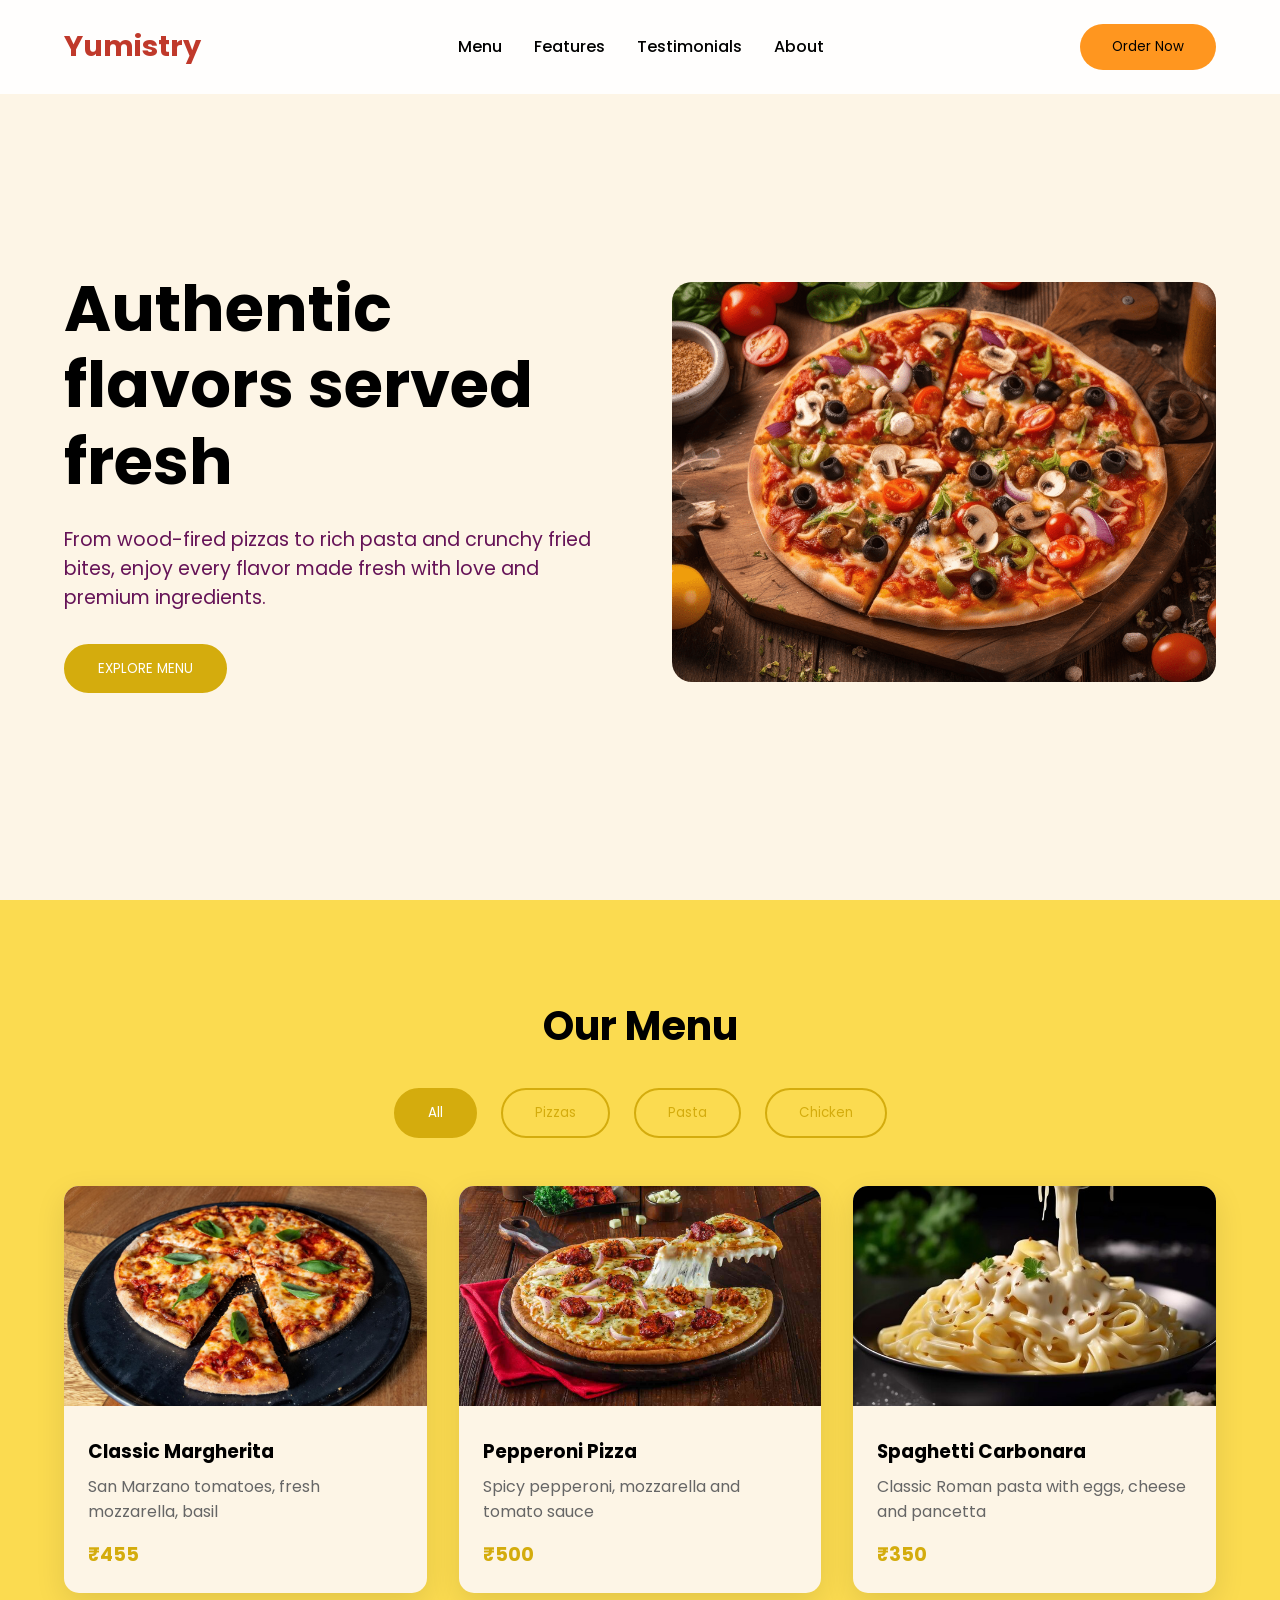
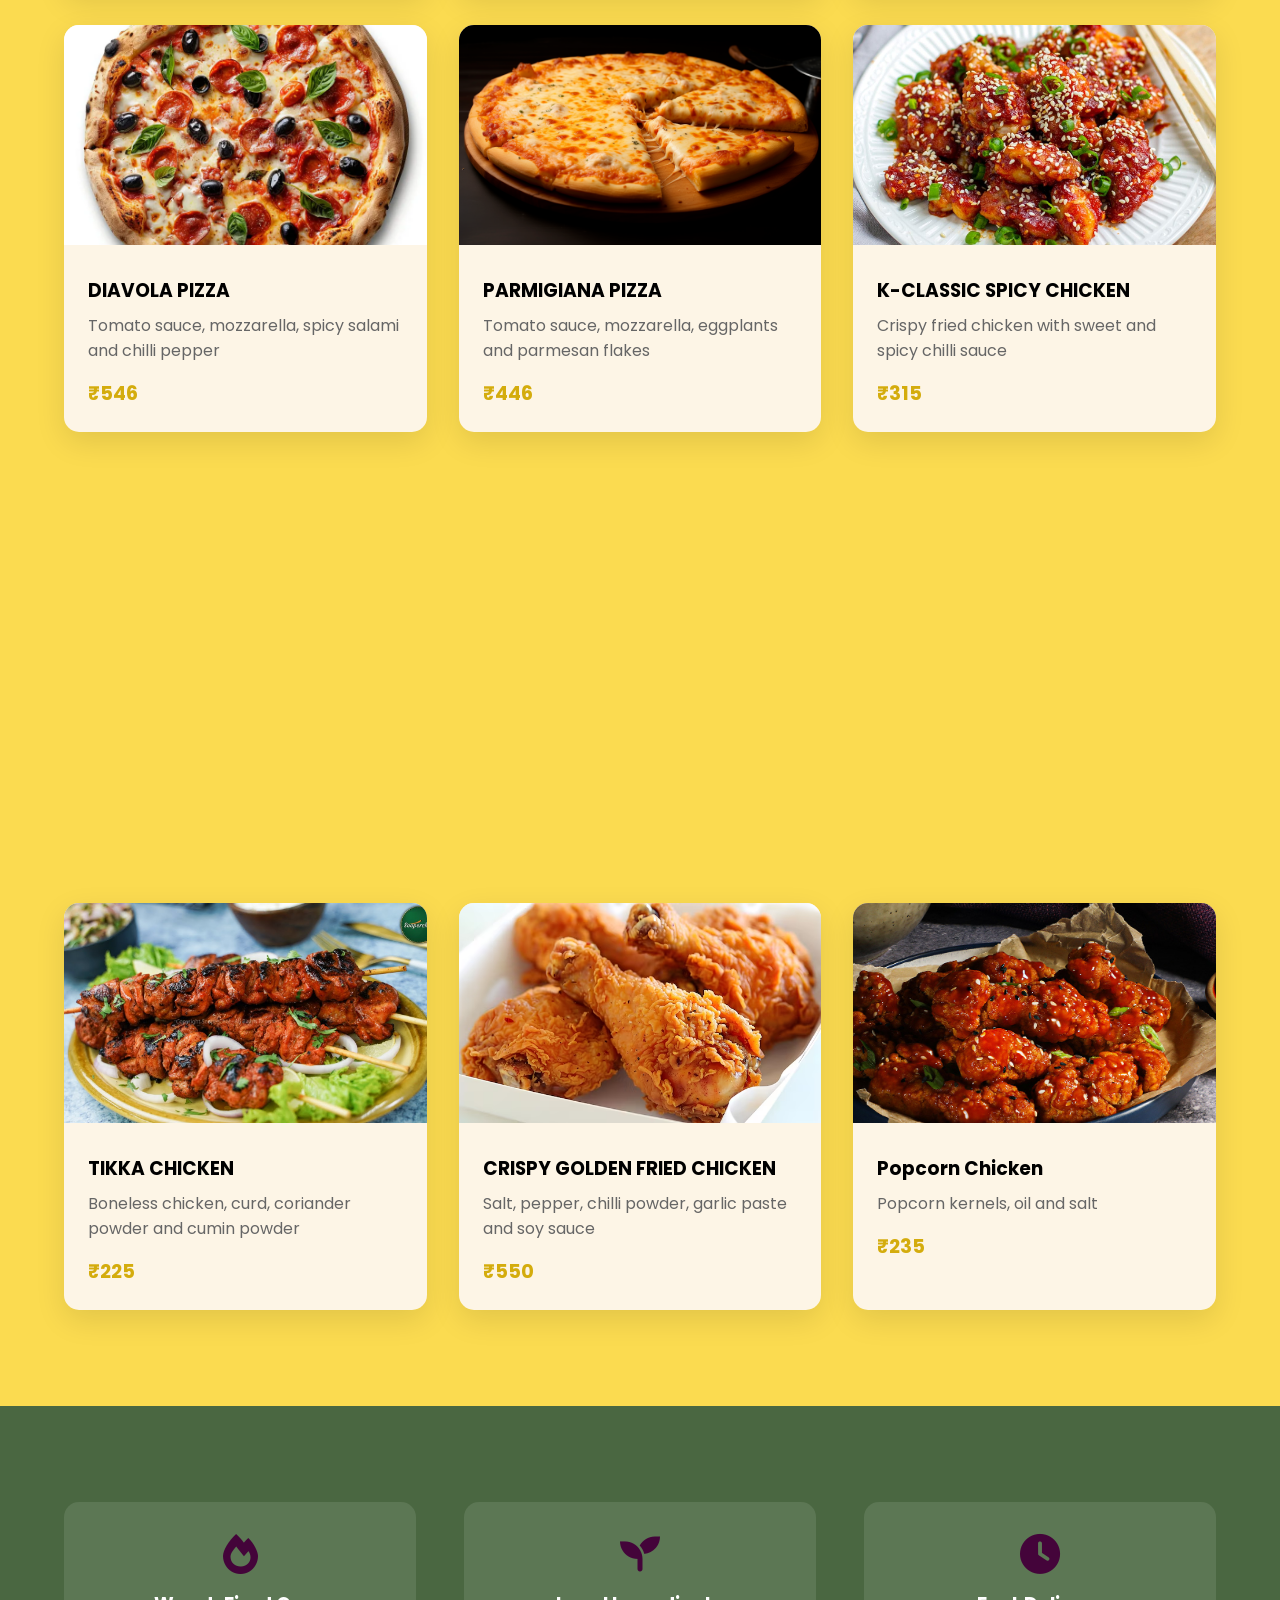
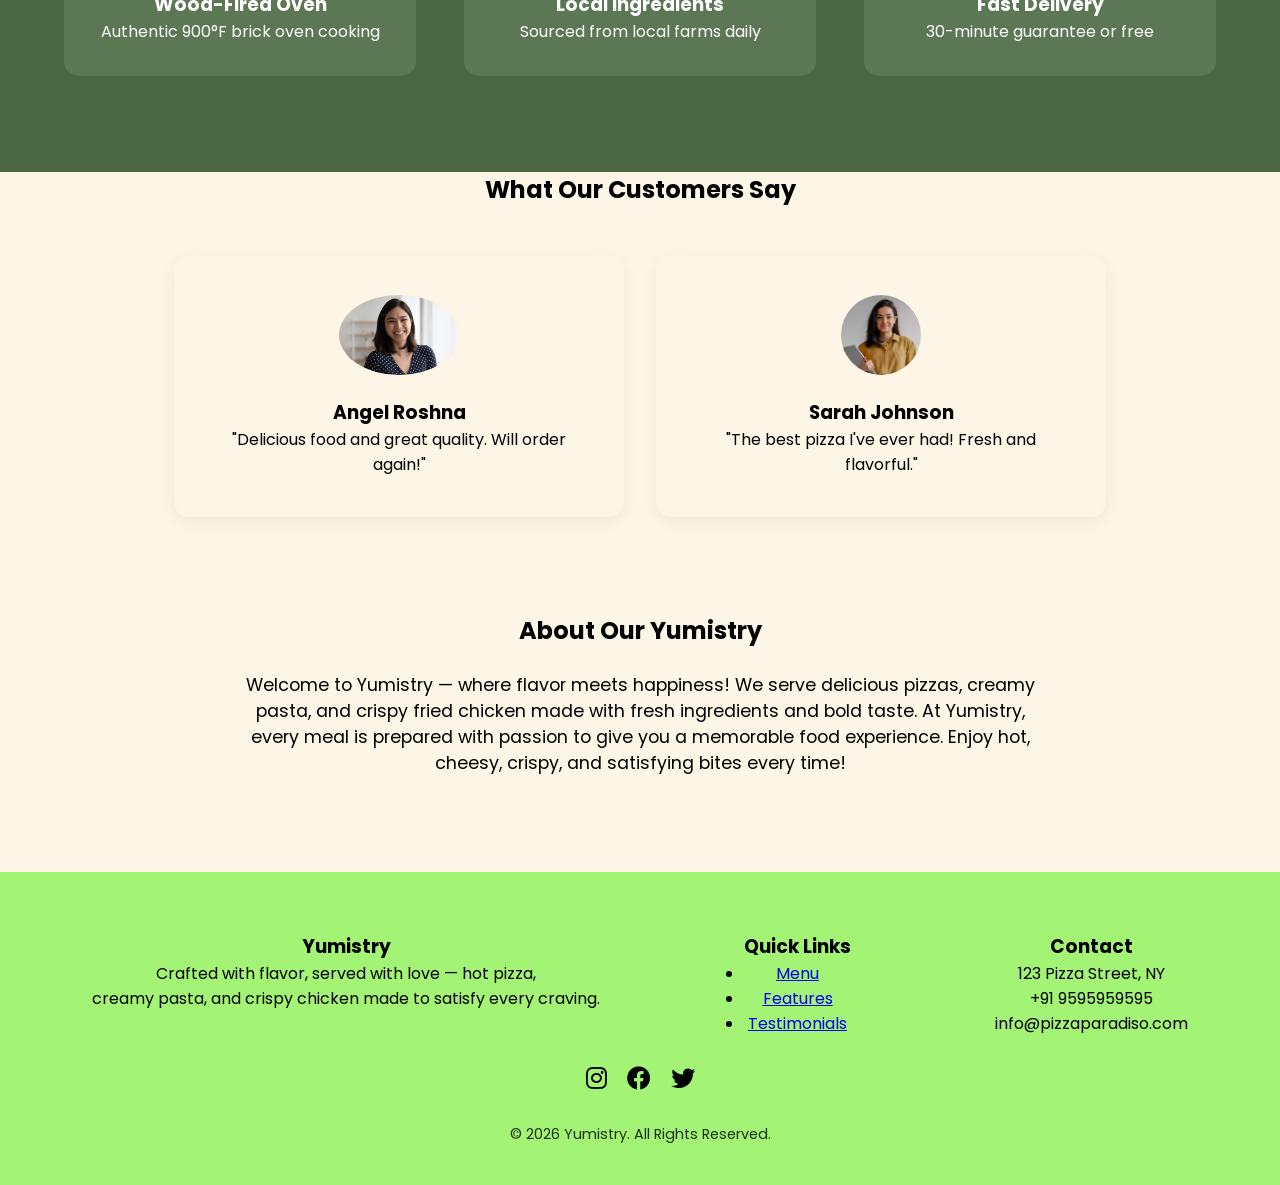
<file: index.html>
<!DOCTYPE html>

<html lang="en">

<head>

    <!-- CHARACTER SET -->
    <meta charset="UTF-8">

    <!-- RESPONSIVE -->
    <meta name="viewport" content="width=device-width, initial-scale=1.0">

    <!-- TITLE -->
    <title>Yumistry | Artisan Pizza</title>

    <!-- GOOGLE FONT -->
    <link
        href="https://fonts.googleapis.com/css2?family=Poppins:wght@300;400;600;700&display=swap"
        rel="stylesheet">

    <!-- FONT AWESOME -->
    <link
        rel="stylesheet"
        href="https://cdnjs.cloudflare.com/ajax/libs/font-awesome/6.0.0/css/all.min.css">

    <!-- EXTERNAL CSS -->
    <link rel="stylesheet" href="krishna project.css">


</head>


<body>

    <!-- ================= HEADER ================= -->

    <header>

        <!-- LOGO -->
        <div class="logo">

            Yumistry

        </div>
<!-- 
         This is the only new structural element needed
    <div class="menu-toggle" id="mobile-menu">
        <span class="bar"></span>
        <span class="bar"></span>
        <span class="bar"></span>
    </div> -->

        <!-- NAVIGATION -->
        <nav class="nav-links">

            <a href="#menu">Menu</a>

            <a href="#features">Features</a>

            <a href="#testimonials">Testimonials</a>

            <a href="#about">About</a>

        </nav>


        <!-- ORDER BUTTON -->
        <a href="order.html">

            <button class="cta-btn">

                Order Now

            </button>

        </a>

    </header>




    <!-- ================= HERO SECTION ================= -->

    <section class="hero">

        <!-- HERO TEXT -->
        <div class="hero-content">

            <h1>

                 Authentic flavors served fresh 

            </h1>

            <p>
                From wood-fired pizzas to rich pasta and crunchy fried bites,
                enjoy every flavor made fresh with love and premium ingredients.
            </p>

            <a href="#menu">
                 <button class="filter-btn active" data-filter="all">EXPLORE MENU</button>


            </a>

        </div>



        <!-- HERO IMAGE -->
        <div class="hero-image">

            <div class="slider">

                <div class="slides">

                    <img src="artisan pizza.jpg" alt="Pizza">

                    <img src="chicken-fajita-pasta.jpg" alt="Pasta">

                    <img src="korean-spicy-.JPG" alt="Chicken">

                </div>

            </div>

        </div>

    </section>



    <!-- ================= MENU SECTION ================= -->

    <section class="menu" id="menu">

        <h2>

            Our Menu

        </h2>


        <!-- FILTER BUTTONS -->
        <div class="menu-filters">

            <button class="filter-btn active" data-filter="all">

                All

            </button>

            <button class="filter-btn" data-filter="pizza">

                Pizzas

            </button>

            <button class="filter-btn" data-filter="pasta">

                Pasta

            </button>

            <button class="filter-btn" data-filter="chicken">

                Chicken

            </button>

        </div>



        <!-- MENU GRID -->
        <div class="menu-grid">


            <!-- ITEM 1 -->
            <div class="menu-card" data-category="pizza">

                <img src="classic-margherita-pizza.jpg" height="200px">

                <div class="menu-card-content">

                    <h3>

                        Classic Margherita

                    </h3>

                    <p>

                        San Marzano tomatoes,
                        fresh mozzarella, basil

                    </p>

                    <div class="price">

                        ₹455

                    </div>

                </div>

            </div>



            <!-- ITEM 2 -->
            <div class="menu-card" data-category="pizza">

                <img src="pepperoni Pizza.jpg" height="200px">

                <div class="menu-card-content">

                    <h3>

                        Pepperoni Pizza

                    </h3>

                    <p>

                        Spicy pepperoni,
                        mozzarella and tomato sauce

                    </p>

                    <div class="price">

                        ₹500

                    </div>

                </div>

            </div>



            <!-- ITEM 3 -->
            <div class="menu-card" data-category="pasta">

                <img src="Spaghetti Carbonara.jpg" height="200px">

                <div class="menu-card-content">

                    <h3>

                        Spaghetti Carbonara

                    </h3>

                    <p>

                        Classic Roman pasta with eggs,
                        cheese and pancetta

                    </p>

                    <div class="price">

                        ₹350

                    </div>

                </div>

            </div>



            <!-- ITEM 4 -->
            <div class="menu-card" data-category="pizza">

                <img src="diavolapizza.jpg" height="200px">

                <div class="menu-card-content">

                    <h3>

                        DIAVOLA PIZZA

                    </h3>

                    <p>

                        Tomato sauce, mozzarella,
                        spicy salami and chilli pepper

                    </p>

                    <div class="price">

                        ₹546

                    </div>

                </div>

            </div>



            <!-- ITEM 5 -->
            <div class="menu-card" data-category="pizza">

                <img src="PARMIGIANA.jpg" height="200px">

                <div class="menu-card-content">

                    <h3>

                        PARMIGIANA PIZZA

                    </h3>

                    <p>

                        Tomato sauce, mozzarella,
                        eggplants and parmesan flakes

                    </p>

                    <div class="price">

                        ₹446

                    </div>

                </div>

            </div>



            <!-- ITEM 6 -->
            <div class="menu-card" data-category="chicken">

                <img src="korean-spicy-.JPG" height="200px">

                <div class="menu-card-content">

                    <h3>

                        K-CLASSIC SPICY CHICKEN

                    </h3>

                    <p>

                        Crispy fried chicken with
                        sweet and spicy chilli sauce

                    </p>

                    <div class="price">

                        ₹315

                    </div>

                </div>

            </div>



            <!-- ITEM 7 -->
            <div class="menu-card" data-category="pizza">

                <img src="QUATTRO STAGIONI PIZZA.JPG" height="200px">

                <div class="menu-card-content">

                    <h3>

                        QUATTRO STAGIONI PIZZA

                    </h3>

                    <p>

                        Tomato sauce, mozzarella,
                        mushrooms, olives and oregano

                    </p>

                    <div class="price">

                        ₹448

                    </div>

                </div>

            </div>



            <!-- ITEM 8 -->
            <div class="menu-card" data-category="pasta">

                <img src="chicken-fajita-pasta.jpg" height="300px">

                <div class="menu-card-content">

                    <h3>

                        CHICKEN FAJITA PASTA

                    </h3>

                    <p>

                        Penne pasta, chicken breast,
                        garlic, onion and oregano

                    </p>

                    <div class="price">

                        ₹360

                    </div>

                </div>

            </div>



            <!-- ITEM 9 -->
            <div class="menu-card" data-category="pasta">

                <img
                    src="CHICKEN-ALFREDO.jpg"
                    height="300px"
                    width="100px">

                <div class="menu-card-content">

                    <h3>

                        FETTUCCINE ALFREDO PASTA

                    </h3>

                    <p>

                        Butter, parmesan cheese,
                        garlic and heavy cream

                    </p>

                    <div class="price">

                        ₹395

                    </div>

                </div>

            </div>



            <!-- ITEM 10 -->
            <div class="menu-card" data-category="chicken">

                <img src="maxresdefault.JPG" height="200px">

                <div class="menu-card-content">

                    <h3>

                        TIKKA CHICKEN

                    </h3>

                    <p>

                        Boneless chicken, curd,
                        coriander powder and cumin powder

                    </p>

                    <div class="price">

                        ₹225

                    </div>

                </div>

            </div>



            <!-- ITEM 11 -->
            <div class="menu-card" data-category="chicken">

                <img src="crispy-golden-fried-chicken.jpg" height="200px">

                <div class="menu-card-content">

                    <h3>

                        CRISPY GOLDEN FRIED CHICKEN

                    </h3>

                    <p>

                        Salt, pepper, chilli powder,
                        garlic paste and soy sauce

                    </p>

                    <div class="price">

                        ₹550

                    </div>

                </div>

            </div>



            <!-- ITEM 12 -->
            <div class="menu-card" data-category="chicken">

                <img src="poppchicken.jpg" height="200px">

                <div class="menu-card-content">

                    <h3>

                        Popcorn Chicken

                    </h3>

                    <p>

                        Popcorn kernels,
                        oil and salt

                    </p>

                    <div class="price">

                        ₹235

                    </div>

                </div>

            </div>

        </div>

    </section>



    <!-- ================= FEATURES SECTION ================= -->

    <section class="features" id="features">

        <div class="features-grid">

            <!-- FEATURE 1 -->
            <div class="feature-card">

                <i class="fas fa-fire"></i>

                <h3>

                    Wood-Fired Oven

                </h3>

                <p>

                    Authentic 900°F brick oven cooking

                </p>

            </div>


            <!-- FEATURE 2 -->
            <div class="feature-card">

                <i class="fas fa-seedling"></i>

                <h3>

                    Local Ingredients

                </h3>

                <p>

                    Sourced from local farms daily

                </p>

            </div>


            <!-- FEATURE 3 -->
            <div class="feature-card">

                <i class="fas fa-clock"></i>

                <h3>

                    Fast Delivery

                </h3>

                <p>

                    30-minute guarantee or free

                </p>

            </div>

        </div>

    </section>



    <!-- ================= TESTIMONIAL SECTION ================= -->

    <section class="testimonials" id="testimonials">

        <h2>

            What Our Customers Say

        </h2>


        <div class="testimonial-grid">

            <!-- TESTIMONIAL 1 -->
            <div class="testimonial-card">

                <img src="customer-profile.jpg"
                     height="80px"
                     alt="Customer">

                <h3>

                    Angel Roshna

                </h3>

                <p>

                    "Delicious food and great quality.
                    Will order again!"

                </p>

            </div>



            <!-- TESTIMONIAL 2 -->
            <div class="testimonial-card">

                <img src="004.jpg"
                     height="80px"
                     alt="Customer">

                <h3>

                    Sarah Johnson

                </h3>

                <p>

                    "The best pizza I've ever had!
                    Fresh and flavorful."

                </p>

            </div>

        </div>

    </section>



    <!-- ================= ABOUT SECTION ================= -->

    <section id="about">

        <h2>

            About Our Yumistry

        </h2>

        <p>

            Welcome to Yumistry — where flavor meets happiness!  
We serve delicious pizzas, creamy pasta, and crispy fried chicken made with fresh ingredients and bold taste. At Yumistry, every meal is prepared with passion to give you a memorable food experience. Enjoy hot, cheesy, crispy, and satisfying bites every time!

        </p>

    </section>



    <!-- ================= FOOTER ================= -->

    <footer>

        <div class="footer-content">


            <!-- FOOTER COLUMN 1 -->
            <div class="footer-col">

               <h3>Yumistry</h3>
<p>Crafted with flavor, served with love — hot pizza,<br>
     creamy pasta, and crispy chicken made to satisfy every craving.</p>

            </div>



            <!-- FOOTER COLUMN 2 -->
            <div class="footer-col">

                <h3>

                    Quick Links

                </h3>

                <ul>

                    <li>
                        <a href="#menu">Menu</a>
                    </li>

                    <li>
                        <a href="#features">Features</a>
                    </li>

                    <li>
                        <a href="#testimonials">Testimonials</a>
                    </li>

                </ul>

            </div>



            <!-- FOOTER COLUMN 3 -->
            <div class="footer-col">

                <h3>

                    Contact

                </h3>

                <p>

                    123 Pizza Street, NY

                </p>

                <p>

                    +91 9595959595

                </p>

                <p>

                    info@pizzaparadiso.com

                </p>

            </div>

        </div>



        <!-- SOCIAL LINKS -->
        <div class="social-links">

            <a href="https://instagram.com">

                <i class="fab fa-instagram"></i>

            </a>

            <a href="https://facebook.com">

                <i class="fab fa-facebook"></i>

            </a>

            <a href="https://twitter.com">

                <i class="fab fa-twitter"></i>

            </a>

        </div>



        <!-- COPYRIGHT -->
        <div class="copyright">

            © 2026 Yumistry. All Rights Reserved.

        </div>

    </footer>



    <!-- EXTERNAL JS -->
    <script src="krishna project.js"></script>


</body>

</html>
</file>
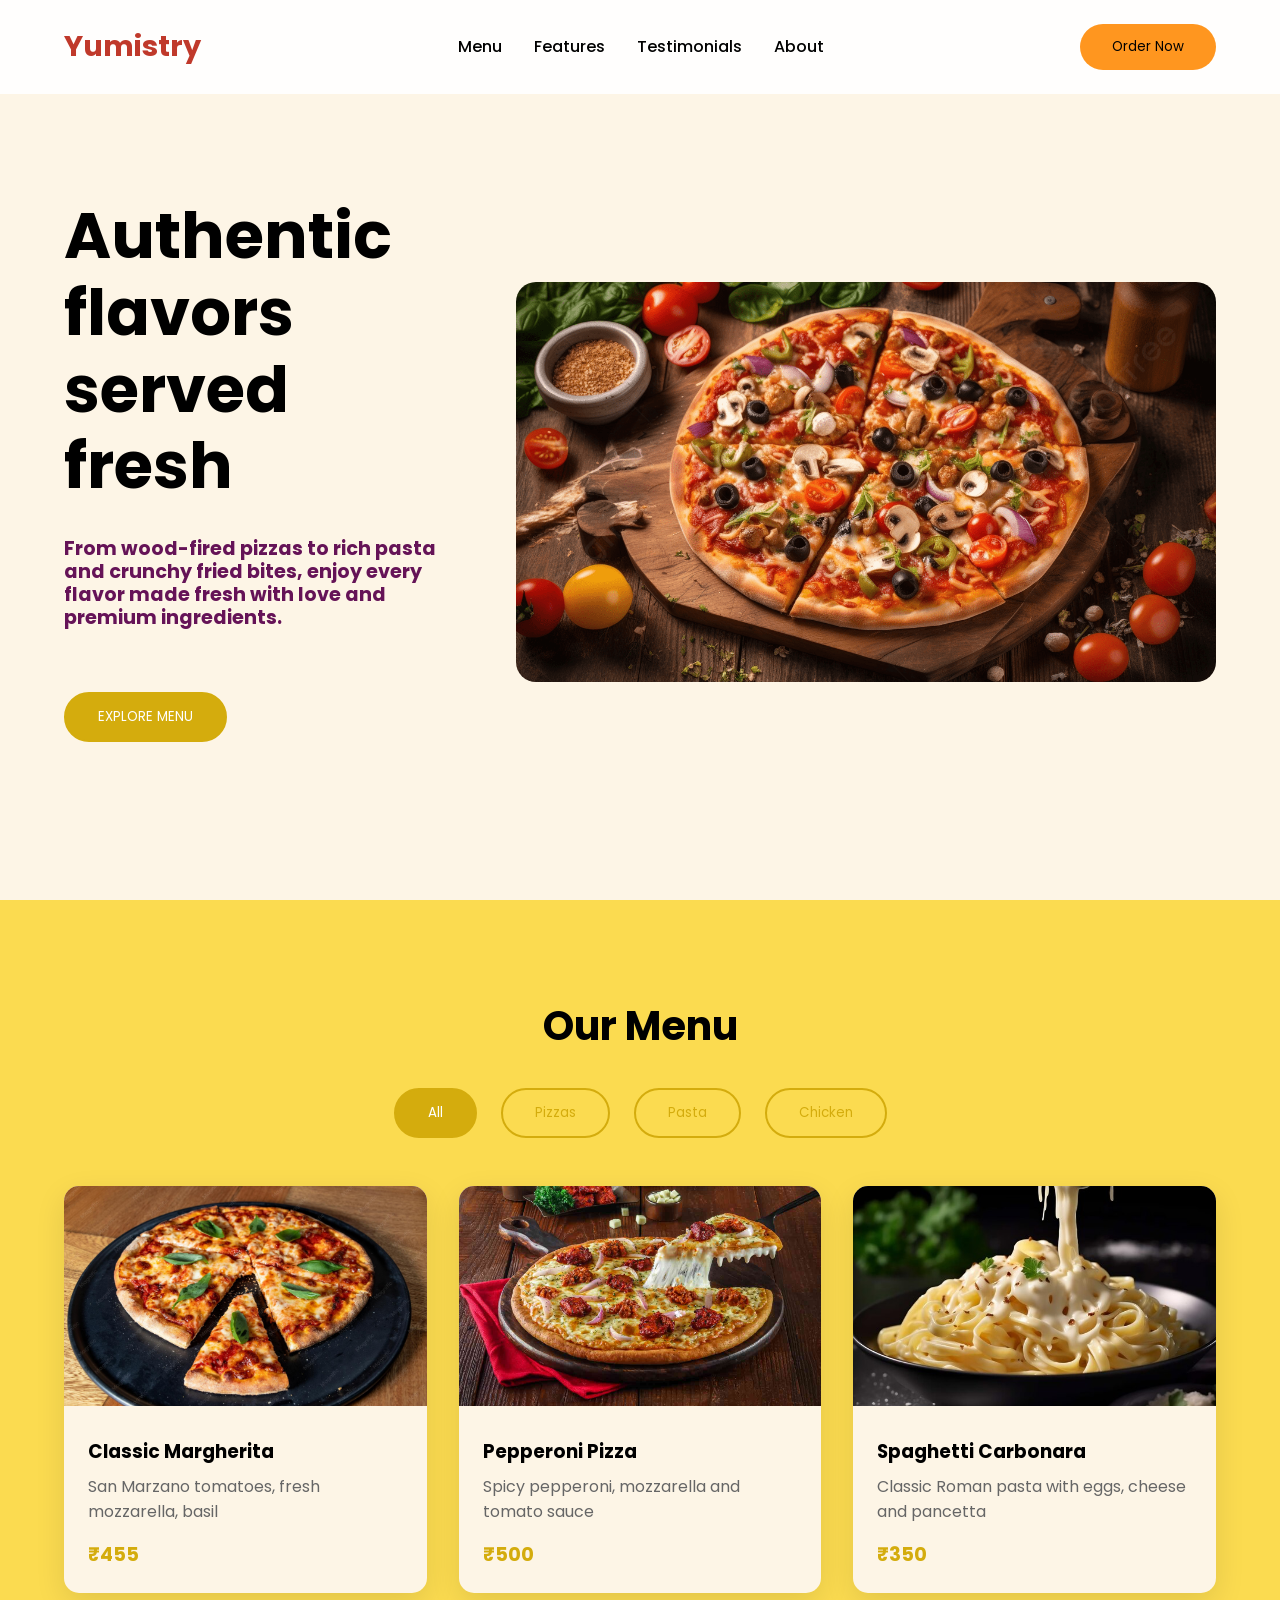
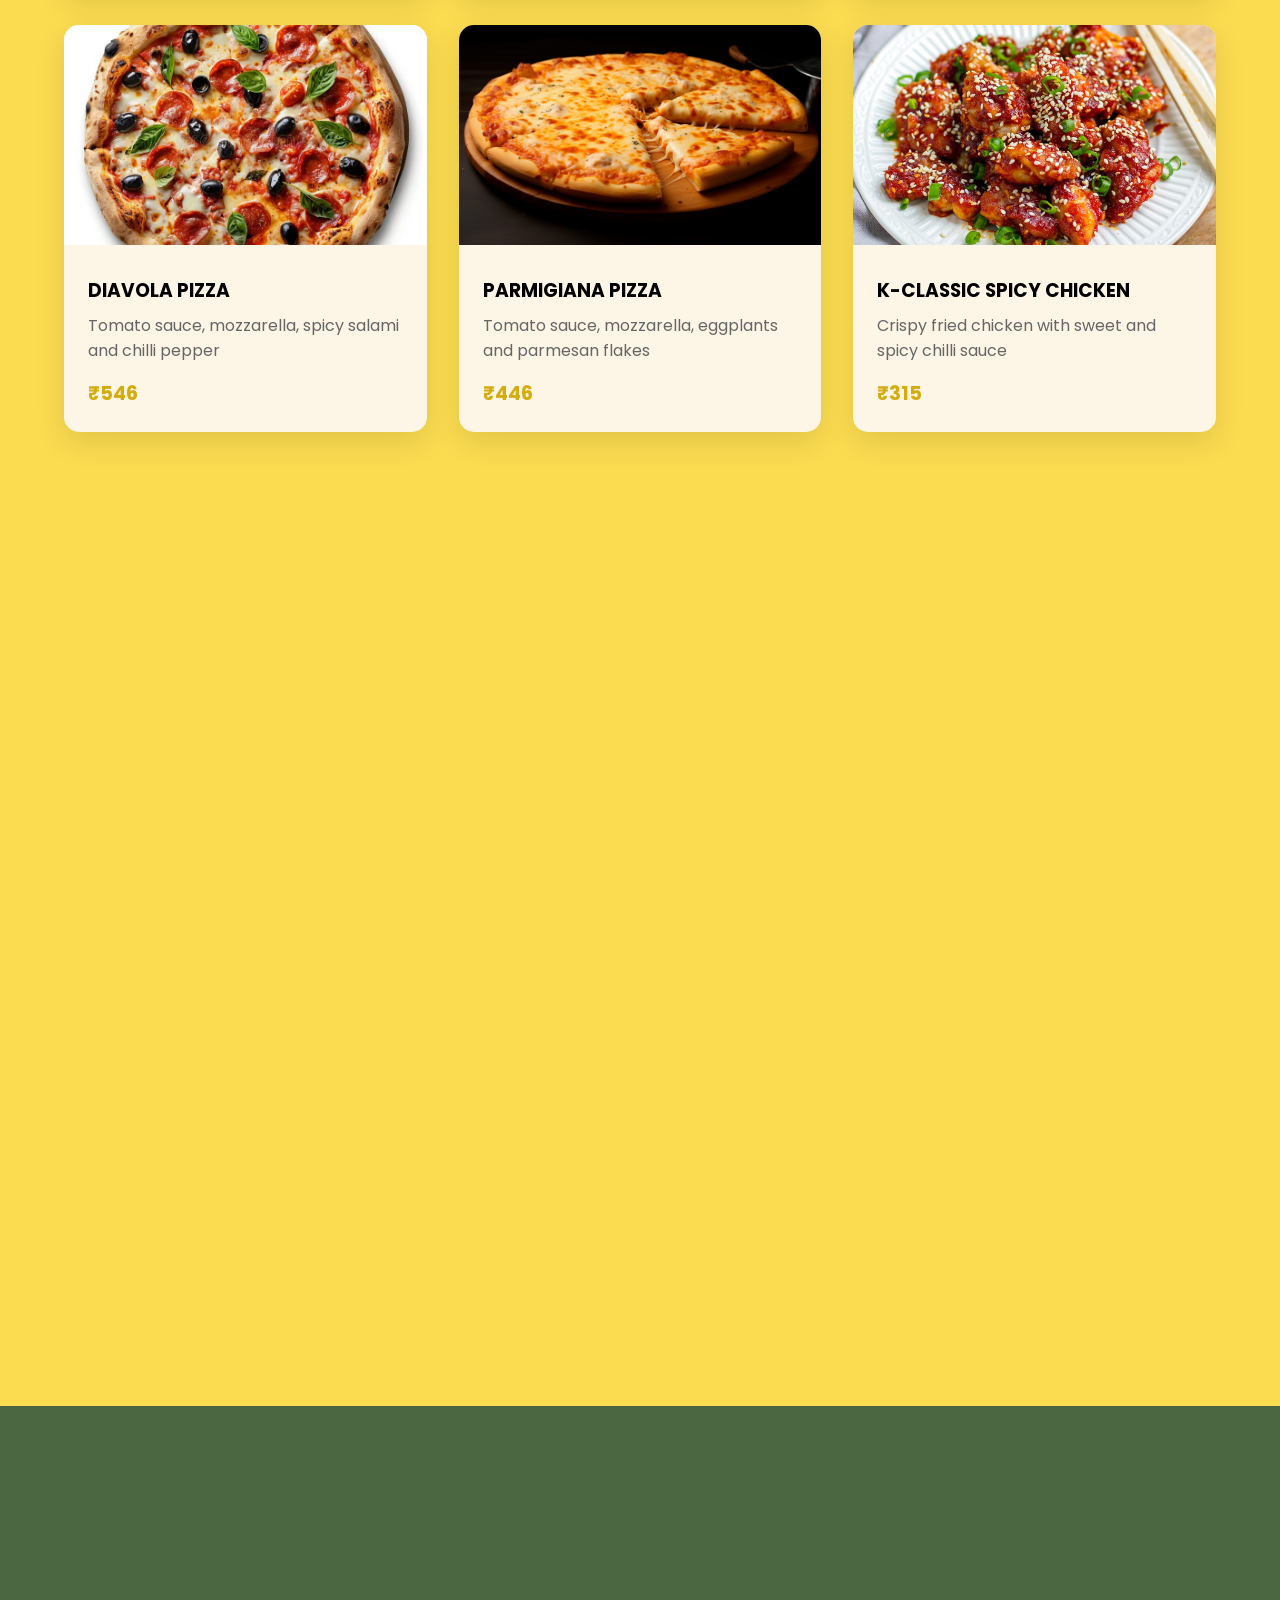
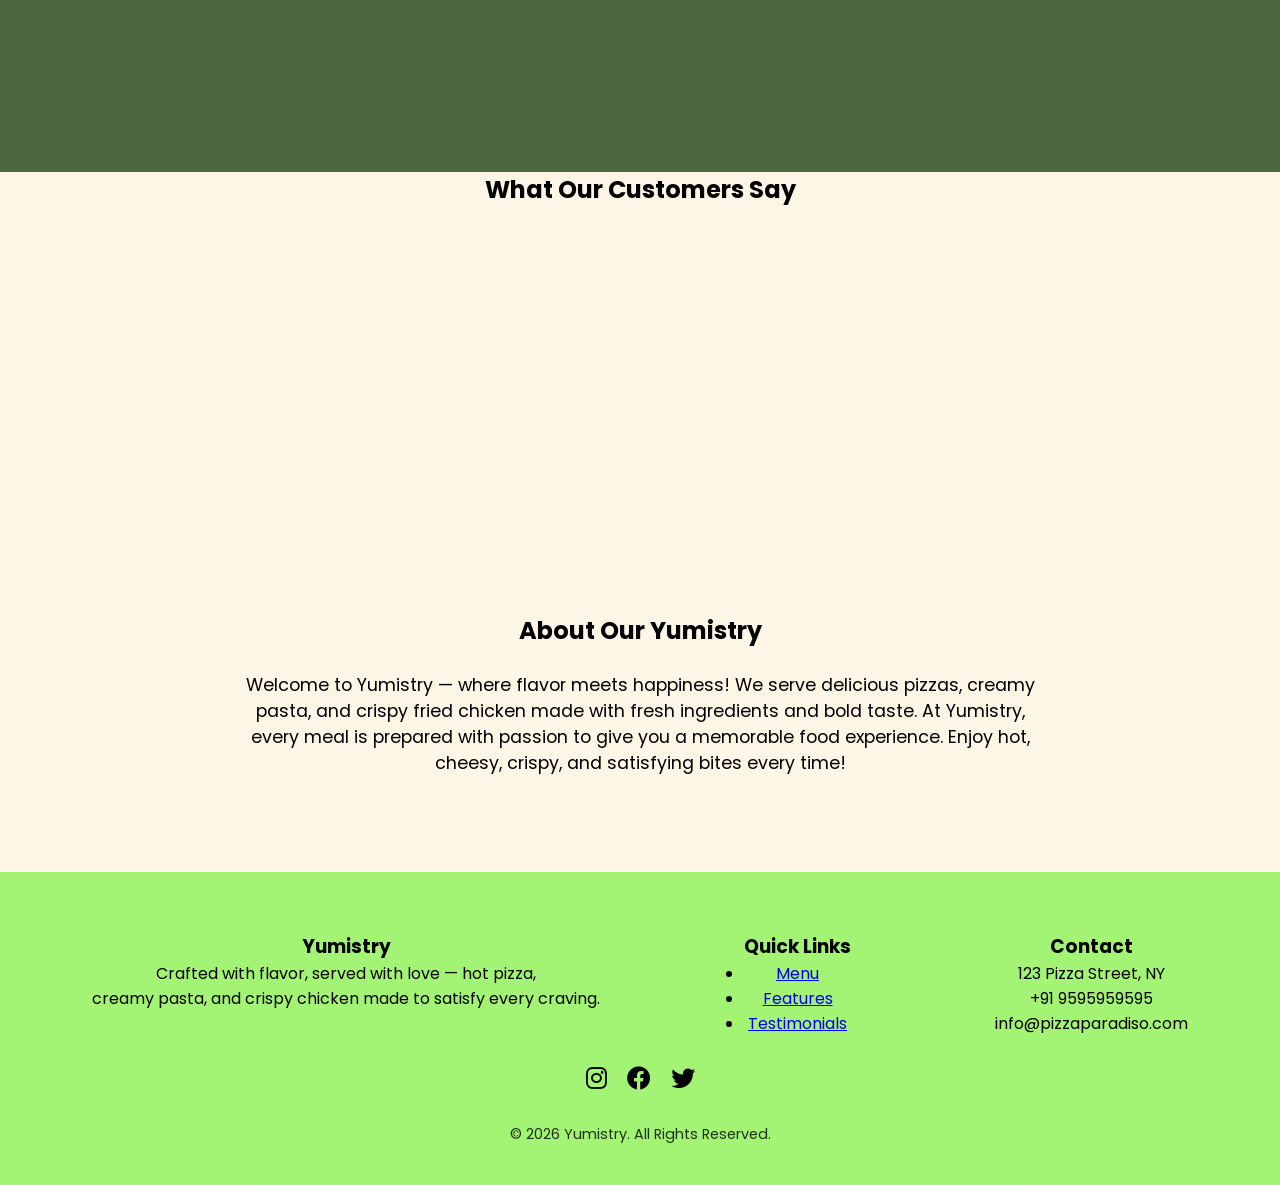
<file: krishnaproject.html>
<!DOCTYPE html>

<html lang="en">

<head>

    <!-- CHARACTER SET -->
    <meta charset="UTF-8">

    <!-- RESPONSIVE -->
    <meta name="viewport" content="width=device-width, initial-scale=1.0">

    <!-- TITLE -->
    <title>Yumistry | Artisan Pizza</title>

    <!-- GOOGLE FONT -->
    <link
        href="https://fonts.googleapis.com/css2?family=Poppins:wght@300;400;600;700&display=swap"
        rel="stylesheet">

    <!-- FONT AWESOME -->
    <link
        rel="stylesheet"
        href="https://cdnjs.cloudflare.com/ajax/libs/font-awesome/6.0.0/css/all.min.css">

    <!-- EXTERNAL CSS -->
    <link rel="stylesheet" href="krishna project.css">


    <!-- INTERNAL CSS -->
    <style>

        .slider{
            width:700px;
            height:400px;
            margin:auto;
            overflow:hidden;
            border-radius:20px;
        }

        .slides{
            display:flex;
            width:300%;
            animation:slide 9s infinite;
        }

        .slides img{
            width:700px;
            height:400px;
            object-fit:cover;
        }

        @keyframes slide{

            0%{
                transform:translateX(0);
            }

            33%{
                transform:translateX(-700px);
            }

            66%{
                transform:translateX(-1400px);
            }

            100%{
                transform:translateX(0);
            }
        }

    </style>

</head>


<body>

    <!-- ================= HEADER ================= -->

    <header>

        <!-- LOGO -->
        <div class="logo">

            Yumistry

        </div>
<!-- 
         This is the only new structural element needed
    <div class="menu-toggle" id="mobile-menu">
        <span class="bar"></span>
        <span class="bar"></span>
        <span class="bar"></span>
    </div> -->

        <!-- NAVIGATION -->
        <nav class="nav-links">

            <a href="#menu">Menu</a>

            <a href="#features">Features</a>

            <a href="#testimonials">Testimonials</a>

            <a href="#about">About</a>

        </nav>


        <!-- ORDER BUTTON -->
        <a href="order.html">

            <button class="cta-btn">

                Order Now

            </button>

        </a>

    </header>




    <!-- ================= HERO SECTION ================= -->

    <section class="hero">

        <!-- HERO TEXT -->
        <div class="hero-content">

            <h1>

                 Authentic flavors served fresh

            </h1>

            <p>

            <h1>


<p>
    From wood-fired pizzas to rich pasta and crunchy fried bites,
    enjoy every flavor made fresh with love and premium ingredients.
</p>

            </p>

            <a href="#menu">
                 <button class="filter-btn active" data-filter="all">EXPLORE MENU</button>


            </a>

        </div>



        <!-- HERO IMAGE -->
        <div class="hero-image">

            <div class="slider">

                <div class="slides">

                    <img src="artisan pizza.jpg" alt="Pizza">

                    <img src="chicken-fajita-pasta.jpg" alt="Pasta">

                    <img src="korean-spicy-.JPG" alt="Chicken">

                </div>

            </div>

        </div>

    </section>



    <!-- ================= MENU SECTION ================= -->

    <section class="menu" id="menu">

        <h2>

            Our Menu

        </h2>


        <!-- FILTER BUTTONS -->
        <div class="menu-filters">

            <button class="filter-btn active" data-filter="all">

                All

            </button>

            <button class="filter-btn" data-filter="pizza">

                Pizzas

            </button>

            <button class="filter-btn" data-filter="pasta">

                Pasta

            </button>

            <button class="filter-btn" data-filter="chicken">

                Chicken

            </button>

        </div>



        <!-- MENU GRID -->
        <div class="menu-grid">


            <!-- ITEM 1 -->
            <div class="menu-card" data-category="pizza">

                <img src="classic-margherita-pizza.jpg" height="200px">

                <div class="menu-card-content">

                    <h3>

                        Classic Margherita

                    </h3>

                    <p>

                        San Marzano tomatoes,
                        fresh mozzarella, basil

                    </p>

                    <div class="price">

                        ₹455

                    </div>

                </div>

            </div>



            <!-- ITEM 2 -->
            <div class="menu-card" data-category="pizza">

                <img src="pepperoni Pizza.jpg" height="200px">

                <div class="menu-card-content">

                    <h3>

                        Pepperoni Pizza

                    </h3>

                    <p>

                        Spicy pepperoni,
                        mozzarella and tomato sauce

                    </p>

                    <div class="price">

                        ₹500

                    </div>

                </div>

            </div>



            <!-- ITEM 3 -->
            <div class="menu-card" data-category="pasta">

                <img src="Spaghetti Carbonara.jpg" height="200px">

                <div class="menu-card-content">

                    <h3>

                        Spaghetti Carbonara

                    </h3>

                    <p>

                        Classic Roman pasta with eggs,
                        cheese and pancetta

                    </p>

                    <div class="price">

                        ₹350

                    </div>

                </div>

            </div>



            <!-- ITEM 4 -->
            <div class="menu-card" data-category="pizza">

                <img src="diavolapizza.jpg" height="200px">

                <div class="menu-card-content">

                    <h3>

                        DIAVOLA PIZZA

                    </h3>

                    <p>

                        Tomato sauce, mozzarella,
                        spicy salami and chilli pepper

                    </p>

                    <div class="price">

                        ₹546

                    </div>

                </div>

            </div>



            <!-- ITEM 5 -->
            <div class="menu-card" data-category="pizza">

                <img src="PARMIGIANA.jpg" height="200px">

                <div class="menu-card-content">

                    <h3>

                        PARMIGIANA PIZZA

                    </h3>

                    <p>

                        Tomato sauce, mozzarella,
                        eggplants and parmesan flakes

                    </p>

                    <div class="price">

                        ₹446

                    </div>

                </div>

            </div>



            <!-- ITEM 6 -->
            <div class="menu-card" data-category="chicken">

                <img src="korean-spicy-.JPG" height="200px">

                <div class="menu-card-content">

                    <h3>

                        K-CLASSIC SPICY CHICKEN

                    </h3>

                    <p>

                        Crispy fried chicken with
                        sweet and spicy chilli sauce

                    </p>

                    <div class="price">

                        ₹315

                    </div>

                </div>

            </div>



            <!-- ITEM 7 -->
            <div class="menu-card" data-category="pizza">

                <img src="QUATTRO STAGIONI PIZZA.JPG" height="200px">

                <div class="menu-card-content">

                    <h3>

                        QUATTRO STAGIONI PIZZA

                    </h3>

                    <p>

                        Tomato sauce, mozzarella,
                        mushrooms, olives and oregano

                    </p>

                    <div class="price">

                        ₹448

                    </div>

                </div>

            </div>



            <!-- ITEM 8 -->
            <div class="menu-card" data-category="pasta">

                <img src="chicken-fajita-pasta.jpg" height="300px">

                <div class="menu-card-content">

                    <h3>

                        CHICKEN FAJITA PASTA

                    </h3>

                    <p>

                        Penne pasta, chicken breast,
                        garlic, onion and oregano

                    </p>

                    <div class="price">

                        ₹360

                    </div>

                </div>

            </div>



            <!-- ITEM 9 -->
            <div class="menu-card" data-category="pasta">

                <img
                    src="CHICKEN-ALFREDO.jpg"
                    height="300px"
                    width="100px">

                <div class="menu-card-content">

                    <h3>

                        FETTUCCINE ALFREDO PASTA

                    </h3>

                    <p>

                        Butter, parmesan cheese,
                        garlic and heavy cream

                    </p>

                    <div class="price">

                        ₹395

                    </div>

                </div>

            </div>



            <!-- ITEM 10 -->
            <div class="menu-card" data-category="chicken">

                <img src="maxresdefault.JPG" height="200px">

                <div class="menu-card-content">

                    <h3>

                        TIKKA CHICKEN

                    </h3>

                    <p>

                        Boneless chicken, curd,
                        coriander powder and cumin powder

                    </p>

                    <div class="price">

                        ₹225

                    </div>

                </div>

            </div>



            <!-- ITEM 11 -->
            <div class="menu-card" data-category="chicken">

                <img src="crispy-golden-fried-chicken.jpg" height="200px">

                <div class="menu-card-content">

                    <h3>

                        CRISPY GOLDEN FRIED CHICKEN

                    </h3>

                    <p>

                        Salt, pepper, chilli powder,
                        garlic paste and soy sauce

                    </p>

                    <div class="price">

                        ₹550

                    </div>

                </div>

            </div>



            <!-- ITEM 12 -->
            <div class="menu-card" data-category="chicken">

                <img src="poppchicken.jpg" height="200px">

                <div class="menu-card-content">

                    <h3>

                        Popcorn Chicken

                    </h3>

                    <p>

                        Popcorn kernels,
                        oil and salt

                    </p>

                    <div class="price">

                        ₹235

                    </div>

                </div>

            </div>

        </div>

    </section>



    <!-- ================= FEATURES SECTION ================= -->

    <section class="features" id="features">

        <div class="features-grid">

            <!-- FEATURE 1 -->
            <div class="feature-card">

                <i class="fas fa-fire"></i>

                <h3>

                    Wood-Fired Oven

                </h3>

                <p>

                    Authentic 900°F brick oven cooking

                </p>

            </div>


            <!-- FEATURE 2 -->
            <div class="feature-card">

                <i class="fas fa-seedling"></i>

                <h3>

                    Local Ingredients

                </h3>

                <p>

                    Sourced from local farms daily

                </p>

            </div>


            <!-- FEATURE 3 -->
            <div class="feature-card">

                <i class="fas fa-clock"></i>

                <h3>

                    Fast Delivery

                </h3>

                <p>

                    30-minute guarantee or free

                </p>

            </div>

        </div>

    </section>



    <!-- ================= TESTIMONIAL SECTION ================= -->

    <section class="testimonials" id="testimonials">

        <h2>

            What Our Customers Say

        </h2>


        <div class="testimonial-grid">

            <!-- TESTIMONIAL 1 -->
            <div class="testimonial-card">

                <img src="customer-profile.jpg"
                     height="80px"
                     alt="Customer">

                <h3>

                    Angel Roshna

                </h3>

                <p>

                    "Delicious food and great quality.
                    Will order again!"

                </p>

            </div>



            <!-- TESTIMONIAL 2 -->
            <div class="testimonial-card">

                <img src="004.jpg"
                     height="80px"
                     alt="Customer">

                <h3>

                    Sarah Johnson

                </h3>

                <p>

                    "The best pizza I've ever had!
                    Fresh and flavorful."

                </p>

            </div>

        </div>

    </section>



    <!-- ================= ABOUT SECTION ================= -->

    <section id="about">

        <h2>

            About Our Yumistry

        </h2>

        <p>

            Welcome to Yumistry — where flavor meets happiness!  
We serve delicious pizzas, creamy pasta, and crispy fried chicken made with fresh ingredients and bold taste. At Yumistry, every meal is prepared with passion to give you a memorable food experience. Enjoy hot, cheesy, crispy, and satisfying bites every time!

        </p>

    </section>



    <!-- ================= FOOTER ================= -->

    <footer>

        <div class="footer-content">


            <!-- FOOTER COLUMN 1 -->
            <div class="footer-col">

               <h3>Yumistry</h3>
<p>Crafted with flavor, served with love — hot pizza,<br>
     creamy pasta, and crispy chicken made to satisfy every craving.</p>

            </div>



            <!-- FOOTER COLUMN 2 -->
            <div class="footer-col">

                <h3>

                    Quick Links

                </h3>

                <ul>

                    <li>
                        <a href="#menu">Menu</a>
                    </li>

                    <li>
                        <a href="#features">Features</a>
                    </li>

                    <li>
                        <a href="#testimonials">Testimonials</a>
                    </li>

                </ul>

            </div>



            <!-- FOOTER COLUMN 3 -->
            <div class="footer-col">

                <h3>

                    Contact

                </h3>

                <p>

                    123 Pizza Street, NY

                </p>

                <p>

                    +91 9595959595

                </p>

                <p>

                    info@pizzaparadiso.com

                </p>

            </div>

        </div>



        <!-- SOCIAL LINKS -->
        <div class="social-links">

            <a href="https://instagram.com">

                <i class="fab fa-instagram"></i>

            </a>

            <a href="https://facebook.com">

                <i class="fab fa-facebook"></i>

            </a>

            <a href="https://twitter.com">

                <i class="fab fa-twitter"></i>

            </a>

        </div>



        <!-- COPYRIGHT -->
        <div class="copyright">

            © 2026 Yumistry. All Rights Reserved.

        </div>

    </footer>



    <!-- EXTERNAL JS -->
    <script src="krishna project.js"></script>


</body>

</html>
</file>
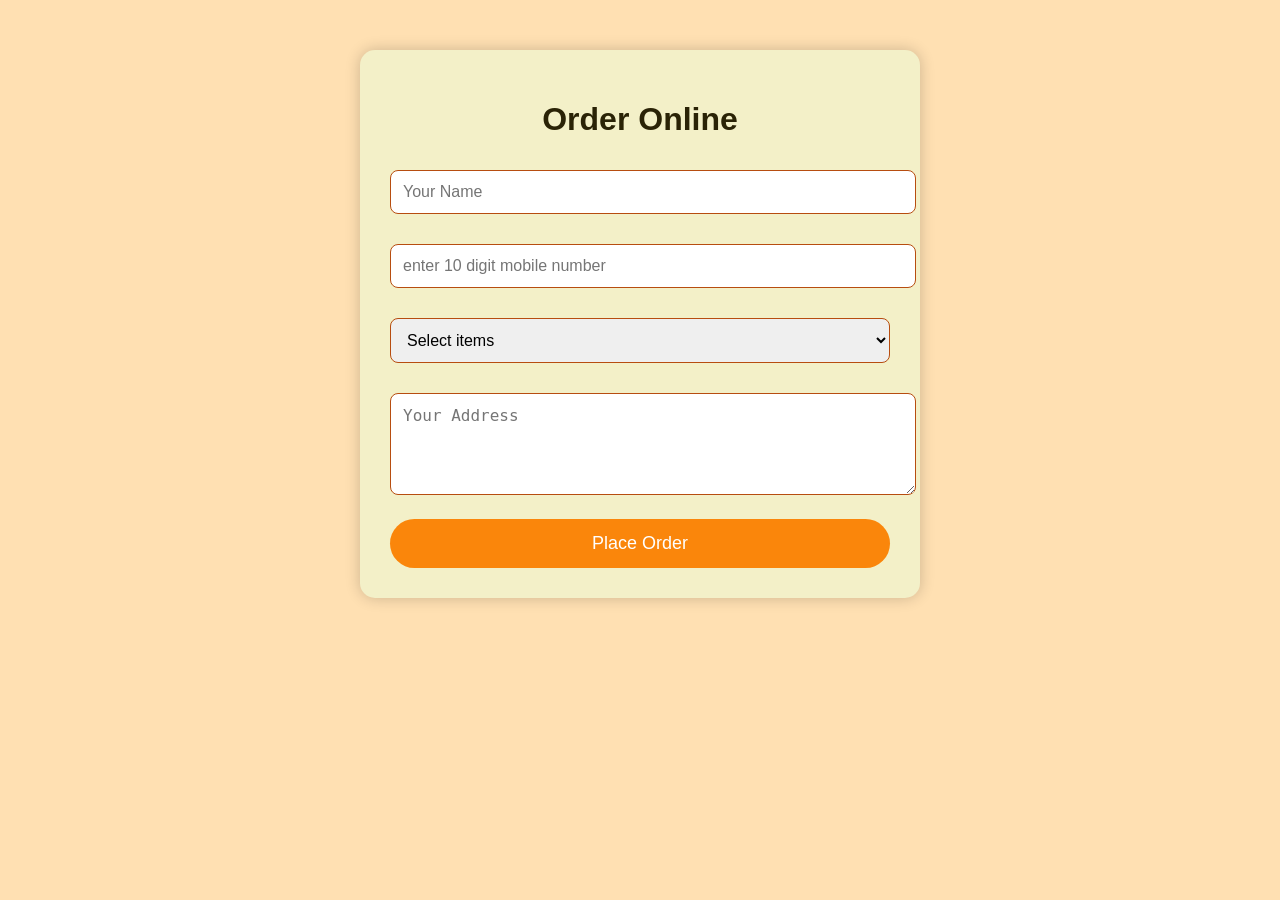
<file: order.html>
<!DOCTYPE html>
<html lang="en">
<head>
<meta charset="UTF-8">
<meta name="viewport" content="width=device-width, initial-scale=1.0">
<title>ORDER NOW</title>

<style>
body{
    font-family: Arial, sans-serif;
    background-color:#ffe0b2;
    margin:0;
    padding:0;
}

.container{
    width:90%;
    max-width:500px;
    margin:50px auto;
    background:rgb(243, 240, 200);
    padding:30px;
    border-radius:15px;
    box-shadow:0 0 15px rgba(0,0,0,0.2);
}

h1{
    text-align:center;
    color:#2a2306;
}

input, select, textarea{
    width:100%;
    padding:12px;
    margin-top:10px;
    margin-bottom:20px;
    border:1px solid #b74d10;
    border-radius:8px;
    font-size:16px;
}

button{
    width:100%;
    padding:14px;
    border:none;
    background:#fa860b;
    color:rgb(255, 255, 255);
    font-size:18px;
    border-radius:30px;
    cursor:pointer;
}

button:hover{
    background:#a45f1f;
}
</style>
</head>

<body>

<div class="container">
    <h1>Order Online </h1>

    <form>
        <input type="text" placeholder="Your Name" required>
        <input type="tel" placeholder="enter 10 digit mobile number"
        pattern="[0-9]{10}"
        maxlength="10" required>

        <select required>
            <option value="">Select items</option>
            <option>Classic Margherita</option>
            <option>Pepperoni Pizza</option>
            <option>Spaghetti Carbonara</option>
            <option>DIAVOLA PIZZA</option>
            <option>PARMIGIANA PIZZA</option>
            <option>k-CLASSIC SPICY CHICKEN</option>
            <option>QUATTRO STAGIONI PIZZA</option>
            <option>CHICKEN FAJITA PASTA</option>
            <option>FETTUCCINE ALFREDO PASTA</option>
            <option>TIKKA CHICKEN</option>
            <option>CRISPY GOLDEN FRIED CHICKEN</option>
            <option>popcorn chicken</option>

        </select>

        <textarea rows="4" placeholder="Your Address"></textarea>

        <button type="submit">Place Order</button>
    </form>
</div>

</body>
</html>
</file>
<file: krishna project.css>
:root{

    --terracotta:#d4ac0d;
    --tomato:#c0392b;
    --sage:#4a6741;
    --mustard:rgb(68,4,58);
    --cream:#fdf5e6;
    --charcoal:#000000;

    /* MISSING VARIABLE FIX */
    --header-bg:rgba(255,255,255,0.9);

}


/* GLOBAL */

*{
    margin:0;
    padding:0;
    box-sizing:border-box;
    font-family:'Poppins',sans-serif;
}

body{
    background:var(--cream);
    color:var(--charcoal);
    overflow-x:hidden;
    min-width:0;
}

section,
footer{
    width:100%;
}


/* HEADER */

header{

    position:fixed;
    top:0;
    width:100%;

    padding:1.5rem 5%;

    background:var(--header-bg);

    display:flex;
    justify-content:space-between;
    align-items:center;

    z-index:1000;

    backdrop-filter:blur(10px);
}


.logo{
    font-size:1.8rem;
    font-weight:700;
    color:var(--tomato);
}


.nav-links{
    display:flex;
    gap:2rem;
}

.nav-links a{

    text-decoration:none;
    color:var(--charcoal);
    font-weight:500;

    transition:0.3s;
}

.nav-links a:hover{
    color:var(--terracotta);
}


/* BUTTON */

.cta-btn{

    background:rgb(255,150,31);
    color:black;

    padding:0.8rem 2rem;

    border:none;
    border-radius:30px;

    cursor:pointer;

    transition:0.3s;
}

.cta-btn:hover{

    transform:translateY(-2px);
    background:rgb(34,194,34);
}


/* HERO SECTION */

.hero{

    min-height:100vh;

    padding:8rem 5% 4rem;

    display:grid;
    grid-template-columns:1fr 1fr;

    align-items:center;
    gap:4rem;
}


.hero-content{
    max-width:600px;
}


.hero h1{

    font-size:clamp(2.5rem,5vw,4rem);

    line-height:1.2;

    margin-bottom:1.5rem;
}


.hero p{

    font-size:1.2rem;

    margin-bottom:2rem;

    color:#651357;
}


/* SLIDER */

.slider{

    width:min(100%,700px);
    height:400px;

    overflow:hidden;

    border-radius:20px;

    margin:auto;
}

.slides{

    display:flex;

    width:300%;

    animation:slide 9s infinite;
}

.slides img{

    width:33.333%;
    flex:0 0 33.333%;
    height:400px;

    object-fit:cover;
}


@keyframes slide{

    0%{
        transform:translateX(0);
    }

    33%{
        transform:translateX(-33.333%);
    }

    66%{
        transform:translateX(-66.666%);
    }

    100%{
        transform:translateX(0);
    }
}

/* Mobile Responsive Adjustments */
/* @media (max-width: 768px) {
    header {
        flex-direction: column; /* Stacks logo, nav, and button vertically */
        /* padding: 15px;
        text-align: center;
    }

    .nav-links {
        display: flex;
        flex-direction: column; /* Vertical links */
        /* gap: 10px;
        margin: 15px 0;
    }

    .hero {
        flex-direction: column-reverse; /* Put image above text on mobile */
        /* text-align: center;
    }

    .hero-image, .hero-content {
        width: 100%;
    }
    
} */ 


/* MENU */

.menu{

    padding:6rem 5%;

    background:rgb(251,219,80);
    width:100%;
}

.menu h2{

    text-align:center;

    font-size:2.5rem;

    margin-bottom:2rem;
}


/* FILTER BUTTONS */

.menu-filters{

    display:flex;

    justify-content:center;

    gap:1.5rem;

    margin-bottom:3rem;

    flex-wrap:wrap;
}


.filter-btn{

    background:transparent;

    border:2px solid var(--terracotta);

    color:var(--terracotta);

    padding:0.8rem 2rem;

    border-radius:30px;

    cursor:pointer;

    transition:0.3s;
}

.filter-btn:hover,
.filter-btn.active{

    background:var(--terracotta);

    color:white;
}


/* MENU GRID */

.menu-grid{

    display:grid;

    grid-template-columns:repeat(auto-fit,minmax(300px,1fr));

    gap:2rem;

    max-width:1200px;

    margin:0 auto;
}


/* MENU CARD */

.menu-card{

    background:var(--cream);

    border-radius:15px;

    overflow:hidden;

    box-shadow:0 10px 30px rgba(0,0,0,0.1);

    transition:0.3s;
}

.menu-card:hover{

    transform:translateY(-10px);

    box-shadow:0 15px 40px rgba(0,0,0,0.2);
}

.menu-card img{

    width:100%;

    height:220px;

    object-fit:cover;
}


.menu-card-content{
    padding:1.5rem;
}

.menu-card h3{

    margin-bottom:0.5rem;
}

.menu-card p{

    color:#666;

    margin-bottom:1rem;
}

.price{

    font-size:1.2rem;

    font-weight:700;

    color:var(--terracotta);
}


/* FEATURES */

.features{

    padding:6rem 5%;

    background:var(--sage);

    color:rgb(255, 255, 255);
}

.features-grid{

    display:grid;

    grid-template-columns:repeat(auto-fit,minmax(250px,1fr));

    gap:3rem;

    text-align:center;
}

.feature-card{

    padding:2rem;

    background:rgba(255,255,255,0.1);

    border-radius:15px;
}

.feature-card i{

    font-size:2.5rem;

    margin-bottom:1rem;

    color:var(--mustard);
}


/* TESTIMONIALS */

/* Update these specific sections in your CSS */

.testimonials h2 {
    text-align: center;
    margin-bottom: 3rem;
}

.testimonial-grid {
    display: flex; /* Changed from grid to flex for better centering control */
    justify-content: center;
    align-items: stretch;
    flex-wrap: wrap;
    gap: 2rem;
    max-width: 1200px;
    margin: 0 auto; /* Centers the whole container */
}

.testimonial-card {
    background: var(--cream);
    padding: 2.5rem;
    border-radius: 15px;
    text-align: center;
    flex: 1;
    min-width: 300px;
    max-width: 450px; /* Prevents cards from getting too wide */
    box-shadow: 0 5px 15px rgba(0,0,0,0.05);
}

.testimonial-card img {
    border-radius: 50%; /* Makes customer photos circular */
    margin-bottom: 1rem;
    object-fit: cover;
}

/* FOOTER */
footer {
    background: #a3f374fd;
    padding: 60px 20px 20px; /* Increased top padding */
}

.footer-content {
    max-width: 1200px;
    margin: 0 auto;
    display: flex;
    justify-content: space-around; /* Spreads columns evenly */
    align-items: flex-start;
    gap: 40px;
    flex-wrap: wrap;
    text-align: center;
}

.footer-column {
    flex: 1;
    min-width: 200px;
}

.footer-column ul {
    list-style: none; /* Removes the dots/bullets */
    padding: 0;
    margin: 0 auto;
    width: auto; /* Changed from 250px to auto */
}

.footer-column h3 {
    margin-bottom: 1.5rem;
    color: var(--tomato);
}

.social-links {
    text-align: center;
    margin-top: 30px;
    display: flex;
    justify-content: center;
    gap: 20px;
}

.social-links i {
    font-size: 1.5rem;
    color: var(--charcoal);
    transition: 0.3s;
}

.social-links i:hover {
    color: var(--tomato);
}
.copyright {
    text-align: center; /* This moves the text to the middle */
    margin-top: 30px;
    padding-bottom: 20px;
    width: 100%;        /* Ensures it takes the full width to center correctly */
    font-size: 0.9rem;
    opacity: 0.8;
}
#about {
    padding: 6rem 5%;
    text-align: center;
    background: var(--cream);
}

#about h2 {
    margin-bottom: 1.5rem;
}

#about p {
    max-width: 800px;
    margin: 0 auto;
    font-size: 1.1rem;
}
/* RESPONSIVE */

@media(max-width:786px){
    header {
        flex-direction: column;
        padding: 15px;
        text-align: center;
    }

    .nav-links {
        display: flex;
        flex-direction: column;
        gap: 10px;
        margin: 15px 0;
    }

    .hero {
        grid-template-columns:1fr;
        text-align: center;
        gap:2rem;
    }

    .hero-image, .hero-content {
        width: 100%;
    }

    .nav-links{

        gap:1rem;
    }

    .slider{

        width:100%;
        height:300px;
    }

    .slides img{

        width:100%;
        height:300px;
    }

    .menu{
        padding:5rem 1rem;
    }

    .menu-grid{
        grid-template-columns:1fr;
        gap:1.5rem;
    }

    .menu-card{
        max-width:420px;
        width:100%;
        margin:0 auto;
    }

}


/* MOBILE HEADER FIX */
@media screen and (max-width:768px){

    header{
        padding:0.8rem 5%;
        flex-direction:row;
        justify-content:space-between;
        align-items:center;
        flex-wrap:wrap;
    }

    .logo{
        font-size:1.5rem;
    }

    .nav-links{
        width:100%;
        display:flex;
        justify-content:center;
        flex-direction:row;
        flex-wrap:wrap;
        gap:1rem;
        margin:0.8rem 0;
    }

    .nav-links a{
        font-size:0.95rem;
    }

    .cta-btn{
        padding:0.6rem 1.4rem;
        font-size:0.9rem;
        border-radius:25px;
    }

    .hero{
        padding-top:9rem;
    }
}
</file>
